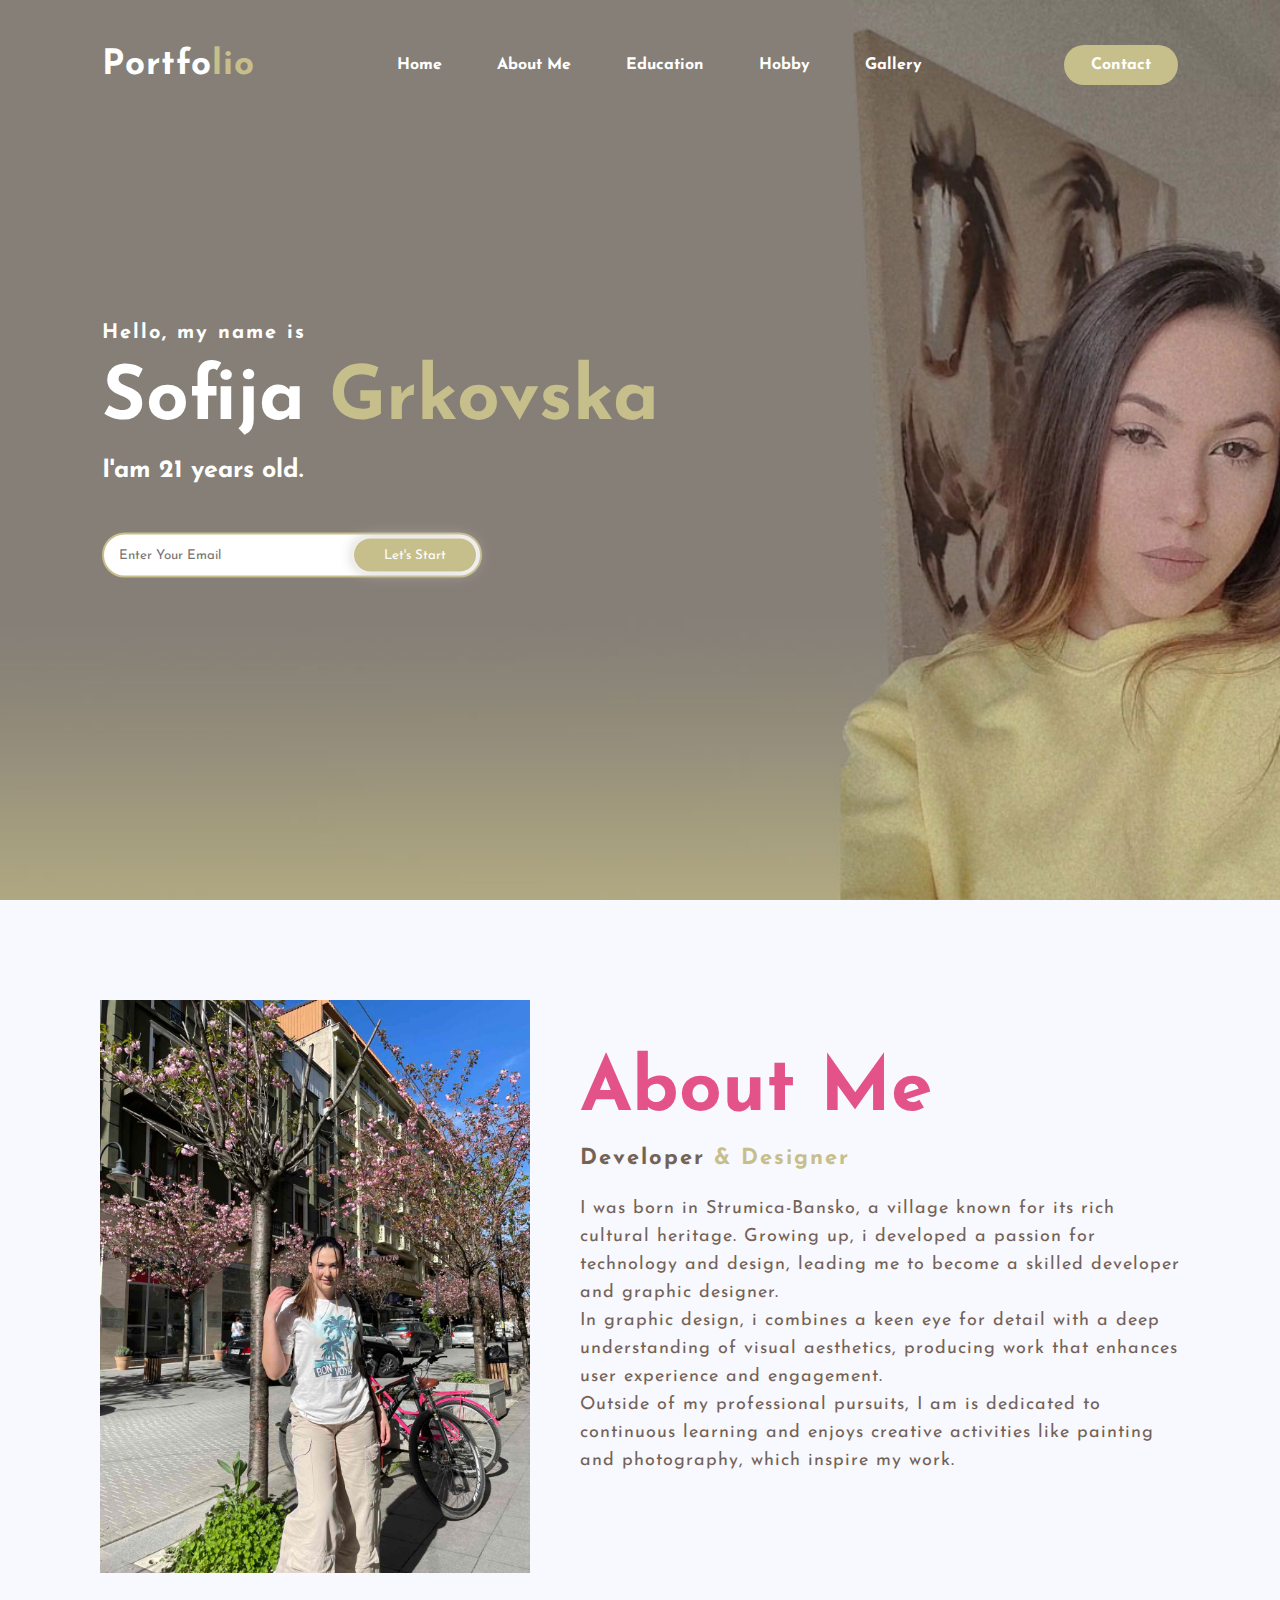
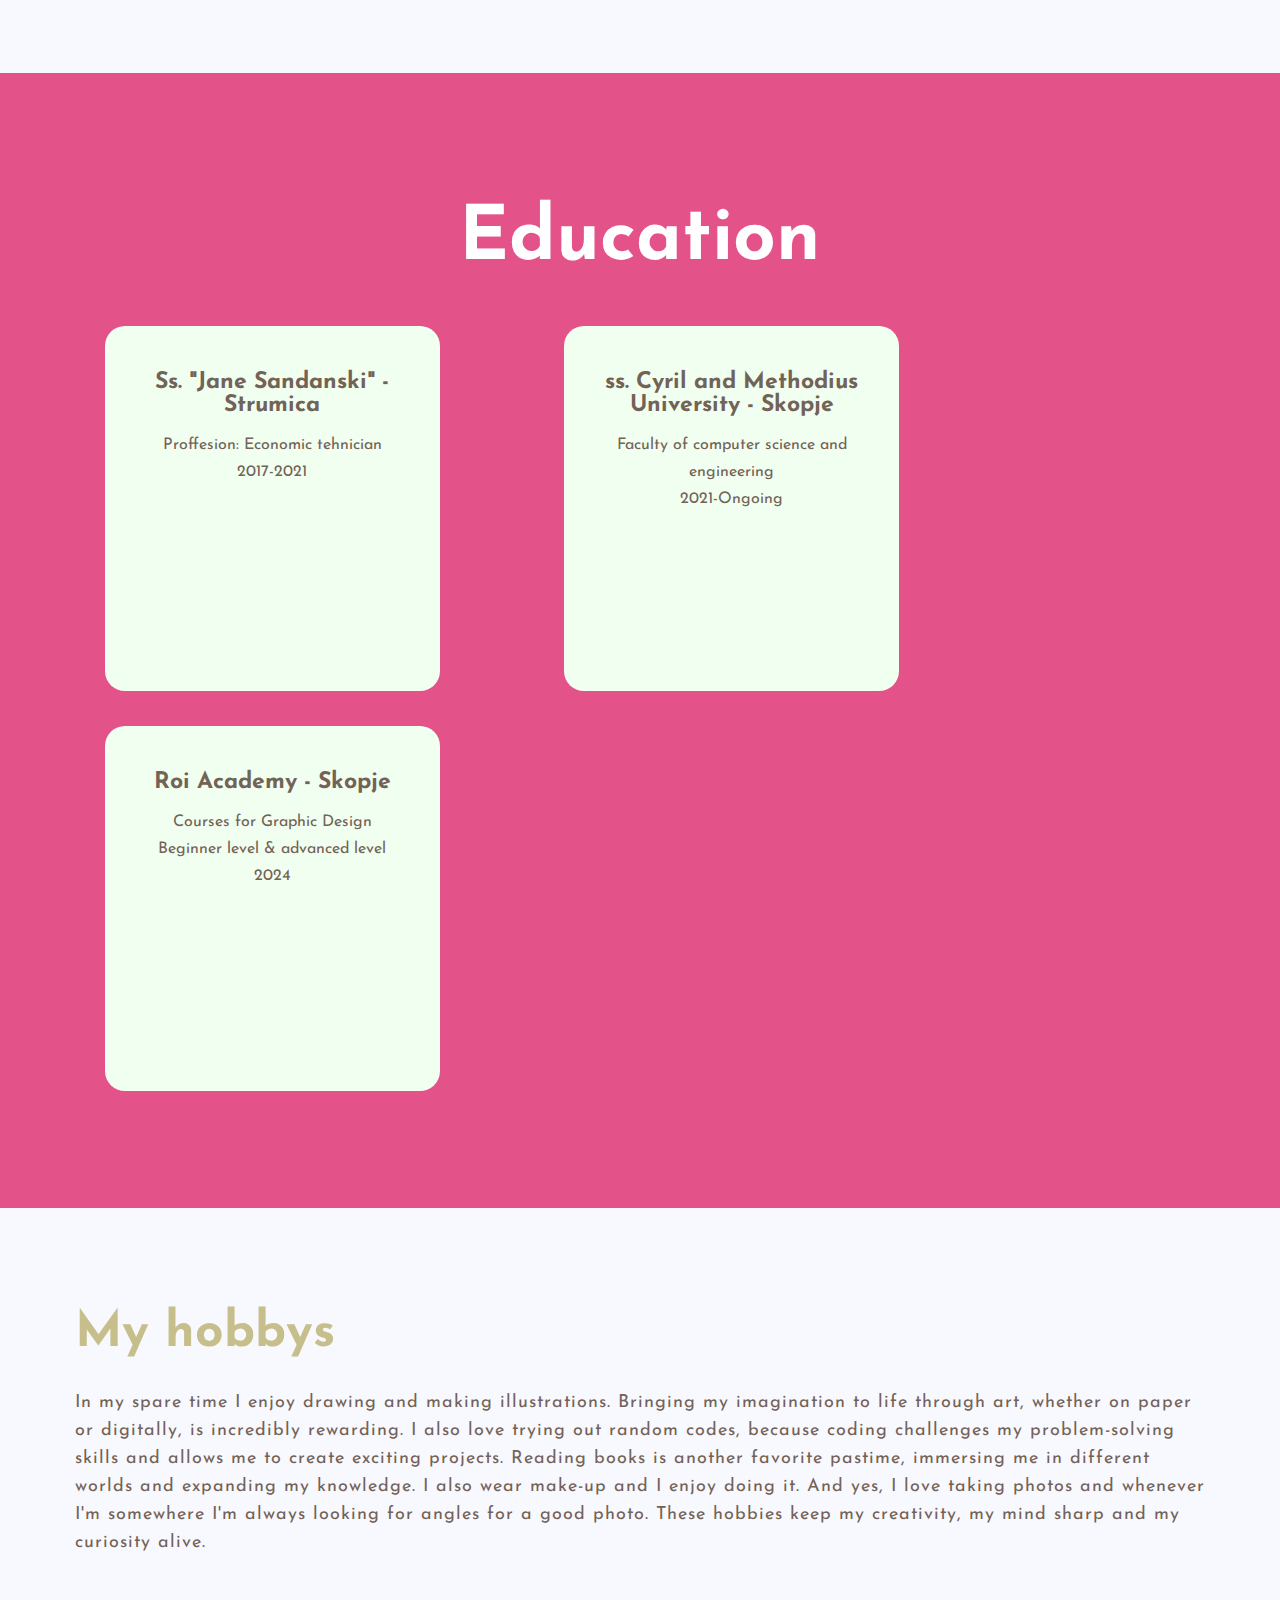
<file: index.html>
<!DOCTYPE html>
<html lang="en">
<head>
    <meta charset="UTF-8">
    <title>Personal WEB page</title>
    <link rel="stylesheet" href="style.css">

    <link rel="preconnect" href="https://fonts.googleapis.com">
    <link rel="preconnect" href="https://fonts.gstatic.com" crossorigin>
    <link href="https://fonts.googleapis.com/css2?family=Josefin+Sans:ital,wght@0,100..700;1,100..700&display=swap" rel="stylesheet">

    <link rel="stylesheet" href="https://cdnjs.cloudflare.com/ajax/libs/font-awesome/6.2.1/css/all.min.css" integrity="sha512-MV7K8+y+gLIBoVD59lQIYicR65iaqukzvf/nwasF0nqhPay5w/9lJmVM2hMDcnK1OnMGCdVK+iQrJ7lzPJQd1w==" crossorigin="anonymous" referrerpolicy="no-referrer" />
</head>
<body>
    <div class="hero" id="conntent">
        <nav>
            <h2 class="logo">Portfo<span>lio</span></h2>
            <ul>
                <li><a href="#conntent">Home</a></li>
                <li><a href="#aboutt">About me</a></li>
                <li><a href="#edu">Education</a></li>
                <li><a href="#hobbyy">Hobby</a></li>
                <li><a href="Gallery.html">Gallery</a></li>
            </ul>
            <a href="contact.html" class="btn">Contact</a>
        </nav>

        <div class="content">
            <h4>Hello, my name is</h4>
            <h1>Sofija <span> Grkovska </span></h1>
            <h3>I'am 21 years old.</h3>
            <div class="newlatter">
                <form>
                    <input type="email" name="email" id="mail" placeholder="Enter Your Email">
                    <input type="submit" name="sumbit" value="Let's Start">
                </form>
            </div>
        </div>
    </div>

    <section class="about" id="aboutt">
        <div class="main">
            <img src="src/viber_image_2024-06-23_18-44-51-520.jpg">
            <div class="about-text">
                <h2>About me</h2>
                <h5>Developer <span> & Designer</span></h5>
                <p>I was born in Strumica-Bansko, a village known for its rich cultural heritage. Growing up, i developed a passion for technology and design, leading me to become a skilled developer and graphic designer.<br>
                    In graphic design, i combines a keen eye for detail with a deep understanding of visual aesthetics, producing work that enhances user experience and engagement.<br>
                    Outside of my professional pursuits, I am is dedicated to continuous learning and enjoys creative activities like painting and photography, which inspire my work.</p>
            </div>
        </div>
    </section>

    <section>
        <div class="education" id="edu">
            <div class="title">
                <h2>Education</h2>
            </div>

            <div class="box">
                <div class="card">
                    <i class="fa-solid fa-school"></i>
                    <h5>Ss. "Jane Sandanski" - Strumica</h5>
                    <div class="pra">
                        <p>Proffesion: Economic tehnician<br>2017-2021</p>
                    </div>
                </div>
            </div>

            <div class="box">
                <div class="card">
                    <i class="fa-solid fa-building-columns"></i>
                    <h5>ss. Cyril and Methodius University - Skopje</h5>
                    <div class="pra">
                        <p>Faculty of computer science and engineering<br>2021-Ongoing</p>
                    </div>
                </div>
            </div>

            <div class="box">
                <div class="card">
                    <i class="fa-solid fa-bezier-curve"></i>
                    <h5>Roi Academy - Skopje</h5>
                    <div class="pra">
                        <p>Courses for Graphic Design<br>Beginner level & advanced level<br>2024</p>
                    </div>
                </div>
            </div>

        </div>
    </section>

    <section class="hobi" id="hobbyy">
        <div class="main">
            <div class="about-text-hobi">
                <h2>My hobbys</h2>
                <p>In my spare time I enjoy drawing and making illustrations. Bringing my imagination to life through art, whether on paper or
                    digitally, is incredibly rewarding. I also love trying out random codes, because coding challenges my problem-solving skills
                    and allows me to create exciting projects. Reading books is another favorite pastime, immersing me in different worlds and
                    expanding my knowledge. I also wear make-up and I enjoy doing it. And yes, I love taking photos and whenever I'm somewhere
                    I'm always looking for angles for a good photo. These hobbies keep my creativity, my mind sharp and my curiosity alive.</p>
            </div>
        </div>
    </section>

</body>
</html>
</file>
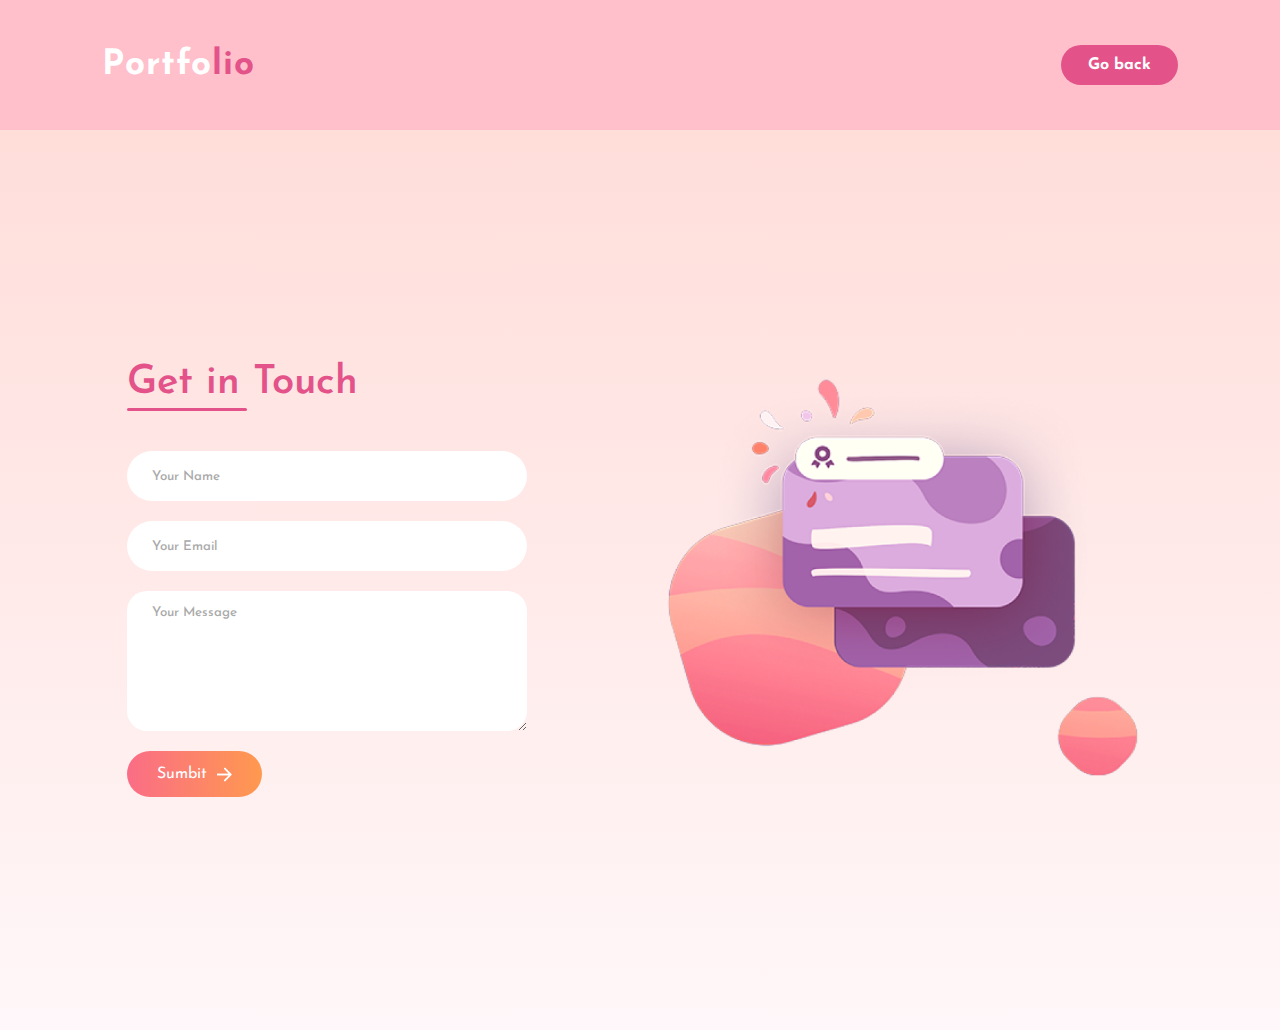
<file: contact.html>
<!DOCTYPE html>
<html lang="en">
<head>
    <meta charset="UTF-8">
    <title>Contact</title>
    <link rel="stylesheet" href="contact.css">

    <link rel="preconnect" href="https://fonts.googleapis.com">
    <link rel="preconnect" href="https://fonts.gstatic.com" crossorigin>
    <link href="https://fonts.googleapis.com/css2?family=Josefin+Sans:ital,wght@0,100..700;1,100..700&display=swap" rel="stylesheet">

    <link rel="stylesheet" href="https://cdnjs.cloudflare.com/ajax/libs/font-awesome/6.2.1/css/all.min.css" integrity="sha512-MV7K8+y+gLIBoVD59lQIYicR65iaqukzvf/nwasF0nqhPay5w/9lJmVM2hMDcnK1OnMGCdVK+iQrJ7lzPJQd1w==" crossorigin="anonymous" referrerpolicy="no-referrer" />
</head>
<body>
    <div class="heroo">
    <nav>
        <h2 class="logo">Portfo<span>lio</span></h2>
        <a href="index.html" class="btn">Go back</a>
    </nav>
    </div>

    <div class="contact-container">
        <form action="https://api.web3forms.com/submit" method="POST" class="contact-left">
            <div class="contact-left-title">
                <h2>Get in Touch</h2>
                <hr>
            </div>
            <input type="hidden" name="access_key" value="3dd793b6-e82f-4788-82f3-40d6ddc62b8c">
            <input type="text" name="name" placeholder="Your Name" class="contaxt-inpts" required>
            <input type="text" name="email" placeholder="Your Email" class="contaxt-inpts" required>
            <textarea name="message" placeholder="Your Message" class="contaxt-inpts"></textarea>
            <button type="submit">Sumbit <img src="src/arrow_icon.png" alt=""></button>
        </form>
        <div class="contact-right">
            <img src="src/right_img.png" alt="">
        </div>
    </div>

</body>
</html>
</file>
<file: style.css>
*{
    padding: 0;
    margin: 0;
    font-family: 'Josefin Sans', sans-serif;
    box-sizing: border-box;
}
.hero{
    height: 100vh;
    width: 100%;
    background-image: url('src/home.jpg');
    background-size: cover;
    background-position: center;

}
nav{
    display: flex;
    align-items: center;
    justify-content: space-between;
    padding-top: 45px;
    padding-left: 8%;
    padding-right: 8%;
}
.logo{
    color: white;
    font-size: 35px;
    letter-spacing: 1px;
    cursor: pointer;
}
span{
    color: #c7bf8b;
}

nav ul li {
    list-style-type: none;
    display: inline-block;
    padding: 10px 25px;
}
nav ul li a {
    color: white;
    text-decoration: none;
    font-weight: bold;
    text-transform: capitalize;
}
nav ul li a:hover {
    color: #c7bf8b;
    transition: .4s;
}
.btn{
    background-color: #c7bf8b;
    color: white;
    text-decoration: none;
    border: 2px solid transparent;
    font-weight: bold;
    padding: 10px 25px;
    border-radius: 30px;
    transition: transform .4s;
}
.btn:hover{
    transform: scale(1.2);
}
.content{
    position: absolute;
    top: 50%;
    left: 8%;
    transform: translateY(-50%);
}
h1{
    color: white;
    margin: 20px 0px 20px;
    font-size: 75px;
}
h3{
    color: white;
    font-size: 25px;
    margin-bottom: 50px;
}
h4{
    color: white;
    letter-spacing: 2px;
    font-size: 20px;
}
.newlatter form{
    width: 380px;
    max-width: 100%;
    position: relative;
}
.newlatter form input:first-child{
    display: inline-block;
    width: 100%;
    padding: 14px 130px 14px 15px;
    border: 2px solid #c7bf8b;
    outline: none;
    border-radius: 30px;
}
.newlatter form input:last-child{
    position: absolute;
    display: inline-block;
    padding: 10px 30px;
    border: none;
    outline: none;
    border-radius: 30px;
    background-color: #c7bf8b;
    color: white;
    box-shadow: 0px 0px 5px #ffffff, 0px 0px 15px #c0bdb9;
    top: 6px;
    right: 6px;
}
.about{
    width: 100%;
    padding: 100px 0px;
    background-color: ghostwhite;
}
.about img{
    height: auto;
    width: 430px;
}
.about-text{
    width: 600px;
}
.main{
    width: 1130px;
    max-width: 95%;
    margin: 0 auto;
    display: flex;
    align-items: center;
    justify-content: space-around;
}
.about-text h2{
    color: #e3538a;
    font-size: 75px;
    text-transform: capitalize;
    margin-bottom: 18px;
}
.about-text h5{
    color: #736256;
    letter-spacing: 2px;
    font-size: 22px;
    margin-bottom: 25px;
    text-transform: capitalize;
}
.about-text p{
    color: #736256;
    letter-spacing: 1px;
    line-height: 28px;
    font-size: 18px;
    margin-bottom: 45px;
}
.education{
    background: #e3538a;
    width: 100%;
    padding: 100px 0px;
}
.title h2{
    color: white;
    font-size: 75px;
    width: 1130px;
    margin: 30px auto;
    text-align: center;
}
.box{
    display: inline-flex;
    justify-content: center;
    align-items: center;
    min-height: 400px;
    margin-left: 7%;
}
.card{
    height: 365px;
    width: 335px;
    padding: 20px 35px;
    background: honeydew;
    border-radius: 20px;
    margin: 15px;
    position: relative;
    overflow: hidden;
    text-align: center;
}
.card i{
    font-size: 50px;
    display: block;
    text-align: center;
    margin: 25px 0px;
    color: #c0bdb9;
}
h5{
    color: #736256;
    font-size: 23px;
    margin-bottom: 15px;
}
.pra p{
    color: #736256;
    font-size: 16px;
    line-height: 27px;
    margin-bottom: 25px;
}
.hobi{
    width: 100%;
    padding: 100px 0px;
    background-color: ghostwhite;
}
.about-text-hobi h2{
    color: #c7bf8b;
    font-size: 50px;
}
.about-text-hobi p{
    color: #736256;
    letter-spacing: 1px;
    line-height: 28px;
    font-size: 18px;
    margin-bottom: 40px;
    padding-top: 30px;
}
</file>
<file: contact.css>
*{
    padding: 0;
    margin: 0;
    font-family: 'Josefin Sans', sans-serif;
    box-sizing: border-box;
}
body{
    background: linear-gradient(#ffdad5,#fff7f9);
}
.heroo{
    width: 100%;
    height: 130px;
    background: pink;
    background-size: cover;
    background-position: center;

}
nav{
    display: flex;
    align-items: center;
    justify-content: space-between;
    padding-top: 45px;
    padding-left: 8%;
    padding-right: 8%;
}
.logo{
    color: white;
    font-size: 35px;
    letter-spacing: 1px;
    cursor: pointer;
}
span{
    color: #e3538a;
}
nav ul li a:hover {
    color: white;
    transition: .4s;
}
.btn{
    background-color: #e3538a;
    color: white;
    text-decoration: none;
    border: 2px solid transparent;
    font-weight: bold;
    padding: 10px 25px;
    border-radius: 30px;
    transition: transform .4s;
}
.btn:hover{
    transform: scale(1.2);
}
.contact-container{
    height: 100vh;
    display: flex;
    align-items: center;
    justify-content: space-evenly;
}
.contact-left{
    display: flex;
    flex-direction: column;
    align-items: start;
    gap: 20px;
}
.contact-left-title h2{
    font-weight: 600;
    color: #e3538a;
    font-size: 40px;
    margin-bottom: 5px;
}
.contact-left-title hr{
    border: none;
    width: 120px;
    height: 3px;
    background-color: #e3538a;
    border-radius: 10px;
    margin-bottom: 20px;
}
.contaxt-inpts{
    width: 400px;
    height: 50px;
    border: none;
    outline: none;
    padding-left: 25px;
    font-weight: 500;
    color: #666;
    border-radius: 50px;
}
.contact-left textarea{
    height: 140px;
    padding-top: 15px;
    border-radius: 20px;
}
.contaxt-inpts:focus{
    border: 2px solid #ff994f;
}
.contaxt-inpts::placeholder{
    color: #a9a9a9;
}
.contact-left button{
    display: flex;
    align-items: center;
    padding: 15px 30px;
    font-size: 16px;
    color: #fff;
    gap: 10px;
    border: none;
    border-radius: 50px;
    background: linear-gradient(270deg, #ff994f,#fa6d86);
    cursor: pointer;
}
.contact-left button img{
    height: 15px;
}
.contact-right img{
    width: 500px;
}
</file>
